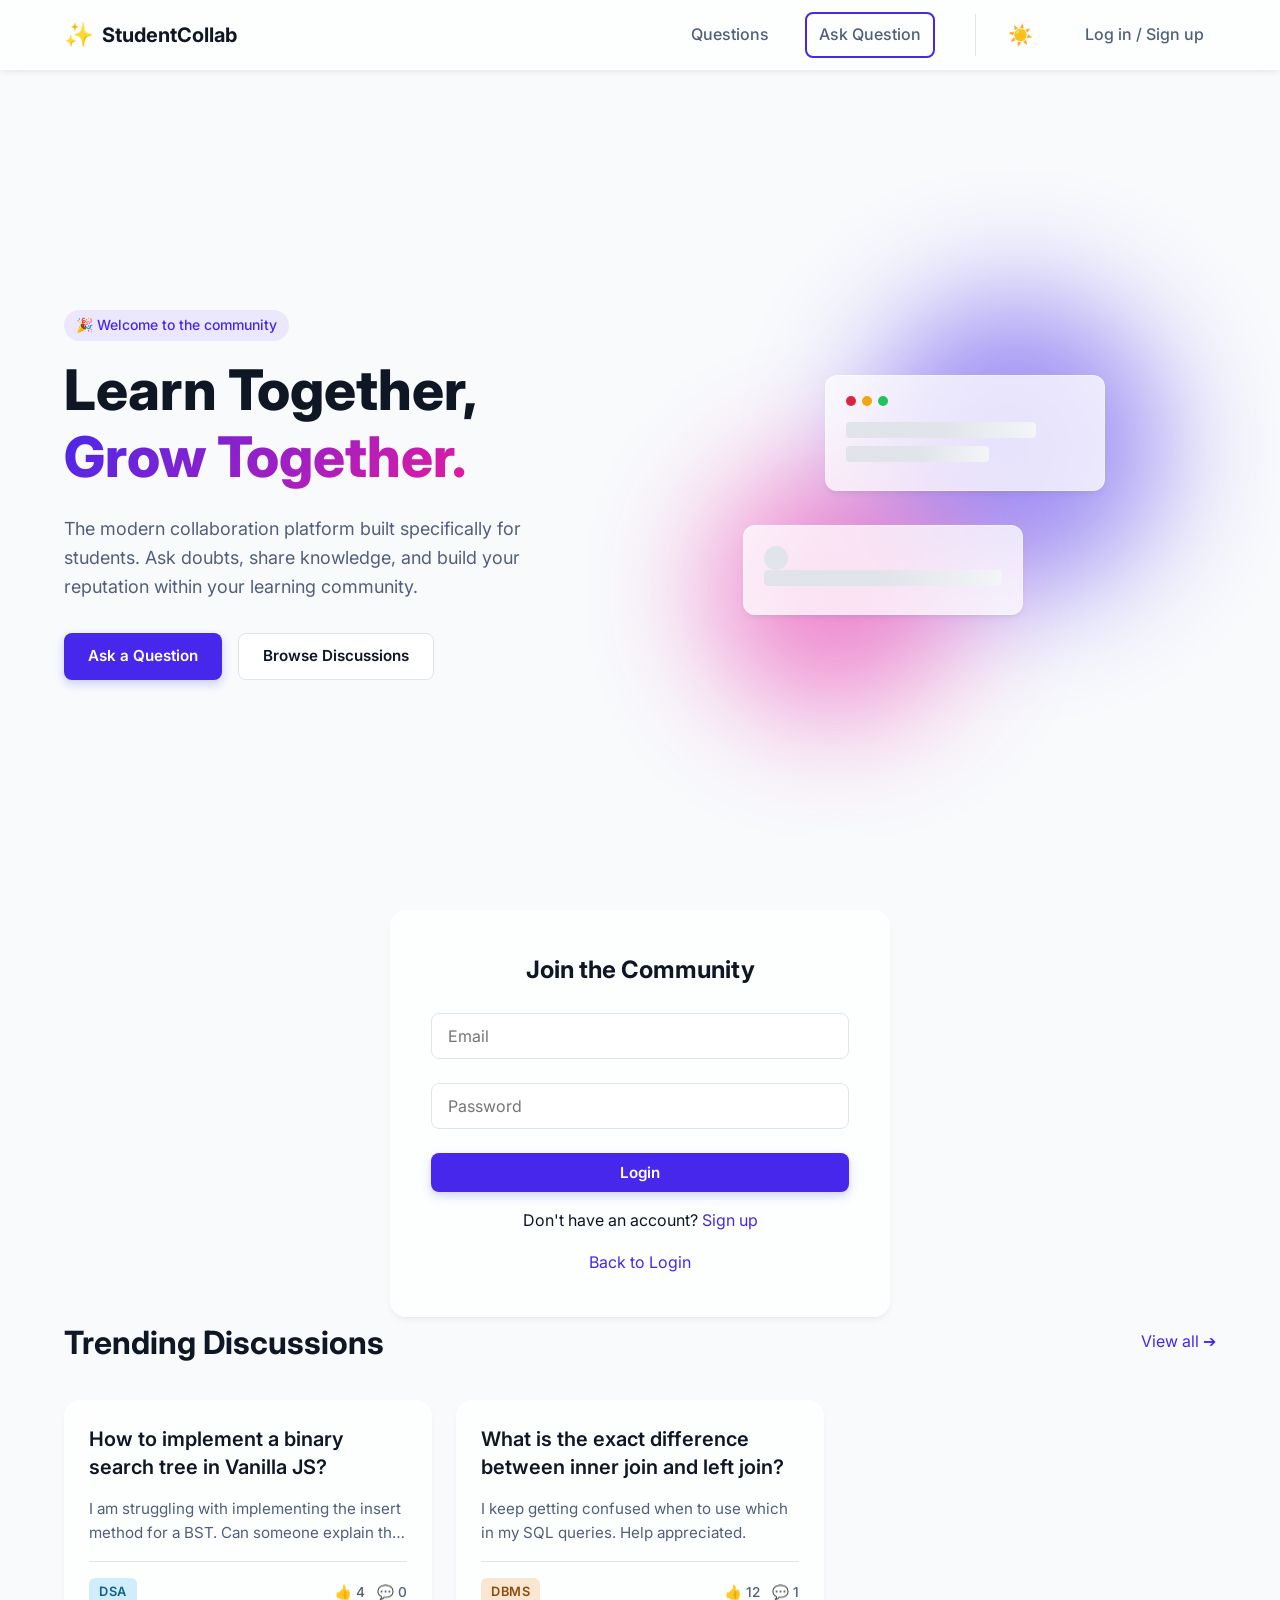
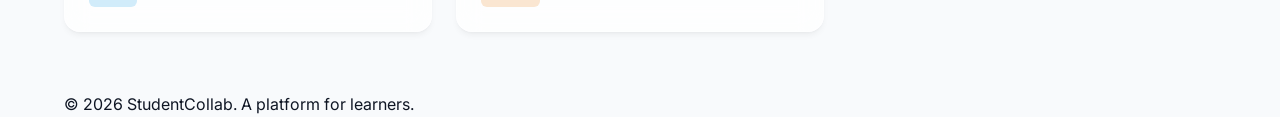
<file: index.html>
<!DOCTYPE html>
<html lang="en" data-theme="light">

<head>
    <meta charset="UTF-8">
    <meta name="viewport" content="width=device-width, initial-scale=1.0">
    <title>StudentCollab - Learn Together, Grow Together</title>
    <meta name="description"
        content="A student collaboration platform to ask questions, help others, and build a learning community.">
    <link href="https://fonts.googleapis.com/css2?family=Inter:wght@300;400;500;600;700&display=swap" rel="stylesheet">
    <link rel="stylesheet" href="styles.css">
</head>

<body>
    <nav class="navbar glass">
        <div class="nav-content container">
            <a href="index.html" class="logo">
                <span class="logo-icon">✨</span>
                StudentCollab
            </a>
            <div class="nav-links">
                <a href="questions.html" class="nav-link">Questions</a>
                <a href="ask.html" class="nav-link btn-primary-outline">Ask Question</a>

                <div class="user-stats">
                    <span class="rep-badge">
                        <span class="rep-icon">🏆</span>
                        <span id="nav-rep-score">0</span>
                    </span>
                    <button class="theme-toggle" id="theme-toggle" aria-label="Toggle dark mode">
                        <span class="sun-icon">☀️</span>
                        <span class="moon-icon" style="display: none;">🌙</span>
                    </button>
                    <div class="avatar">S</div>
                </div>
            </div>
            <button class="mobile-menu-btn" aria-label="Menu" id="mobile-menu-btn">
                <span></span>
                <span></span>
                <span></span>
            </button>
        </div>
    </nav>

    <main>
        <section class="hero container">
            <div class="hero-content">
                <div class="badge">🎉 Welcome to the community</div>
                <h1 class="hero-title">
                    Learn Together,<br>
                    <span class="gradient-text">Grow Together.</span>
                </h1>
                <p class="hero-subtitle">
                    The modern collaboration platform built specifically for students. Ask doubts, share knowledge, and
                    build your reputation within your learning community.
                </p>
                <div class="hero-actions">
                    <a href="ask.html" class="btn btn-primary">Ask a Question</a>
                    <a href="questions.html" class="btn btn-secondary">Browse Discussions</a>
                </div>
            </div>
            <div class="hero-graphic">
                <div class="floating-cards">
                    <div class="float-card card-1 glass">
                        <div class="float-header">
                            <span class="dot red"></span><span class="dot yellow"></span><span class="dot green"></span>
                        </div>
                        <div class="float-body">
                            <div class="skeleton-line w-80"></div>
                            <div class="skeleton-line w-60"></div>
                        </div>
                    </div>
                    <div class="float-card card-2 glass">
                        <div class="float-body skeleton-flex">
                            <div class="avatar-sm"></div>
                            <div class="skeleton-line flex-grow"></div>
                        </div>
                    </div>
                </div>
                <div class="blob blob-1"></div>
                <div class="blob blob-2"></div>
            </div>
        </section>

        <!-- Login Section -->
        <section class="login-section container" id="login-section" style="display: none;">
            <div class="glass"
                style="padding: 40px; max-width: 500px; margin: 0 auto; border-radius: var(--radius-lg);">
                <h2 style="text-align: center; margin-bottom: 24px;">Join the Community</h2>
                <form id="home-login-form">
                    <div class="form-group">
                        <input type="email" id="home-login-email" class="form-control" placeholder="Email" required>
                    </div>
                    <div class="form-group">
                        <input type="password" id="home-login-password" class="form-control" placeholder="Password" required>
                    </div>
                    <button type="submit" class="btn btn-primary" style="width: 100%;">Login</button>
                </form>
                <p style="text-align: center; margin: 16px 0;">Don't have an account? <a href="#"
                        id="home-show-signup">Sign up</a></p>
                <form id="home-signup-form" style="display: none;">
                    <div class="form-group">
                        <input type="text" id="home-signup-name" class="form-control" placeholder="Name" required>
                    </div>
                    <div class="form-group">
                        <input type="email" id="home-signup-email" class="form-control" placeholder="Email" required>
                    </div>
                    <div class="form-group">
                        <input type="password" id="home-signup-password" class="form-control" placeholder="Password" required>
                    </div>
                    <button type="submit" class="btn btn-primary" style="width: 100%;">Sign Up</button>
                </form>
                <p style="text-align: center;"><a href="#" id="home-show-login">Back to Login</a></p>
            </div>
        </section>

        <!-- Featured Questions -->
        <section class="featured-section container">
            <div class="section-header">
                <h2>Trending Discussions</h2>
                <a href="questions.html" class="view-all">View all ➔</a>
            </div>

            <div class="questions-grid" id="featured-questions-container">
                <!-- Questions injected by JS -->
                <!-- Example Skeleton loaders while fetching -->
                <div class="question-card glass skeleton-wrapper">
                    <div class="skeleton-line w-100 skeleton-title"></div>
                    <div class="skeleton-line w-90"></div>
                    <div class="skeleton-line w-70"></div>
                    <div class="card-footer mt-auto">
                        <div class="skeleton-tag"></div>
                        <div class="skeleton-metrics"></div>
                    </div>
                </div>
                <div class="question-card glass skeleton-wrapper">
                    <div class="skeleton-line w-100 skeleton-title"></div>
                    <div class="skeleton-line w-80"></div>
                    <div class="skeleton-line w-80"></div>
                    <div class="card-footer mt-auto">
                        <div class="skeleton-tag"></div>
                        <div class="skeleton-metrics"></div>
                    </div>
                </div>
            </div>
        </section>
    </main>

    <footer>
        <div class="container footer-content">
            <p>&copy; 2026 StudentCollab. A platform for learners.</p>
        </div>
    </footer>

    <!-- Toast Notifications Container -->
    <div id="toast-container" class="toast-container"></div>

    <script src="script.js"></script>
    <script>
        // Page specific initialization
        document.addEventListener('DOMContentLoaded', () => {
            app.initHomePage();
        });
    </script>
</body>

</html>
</file>
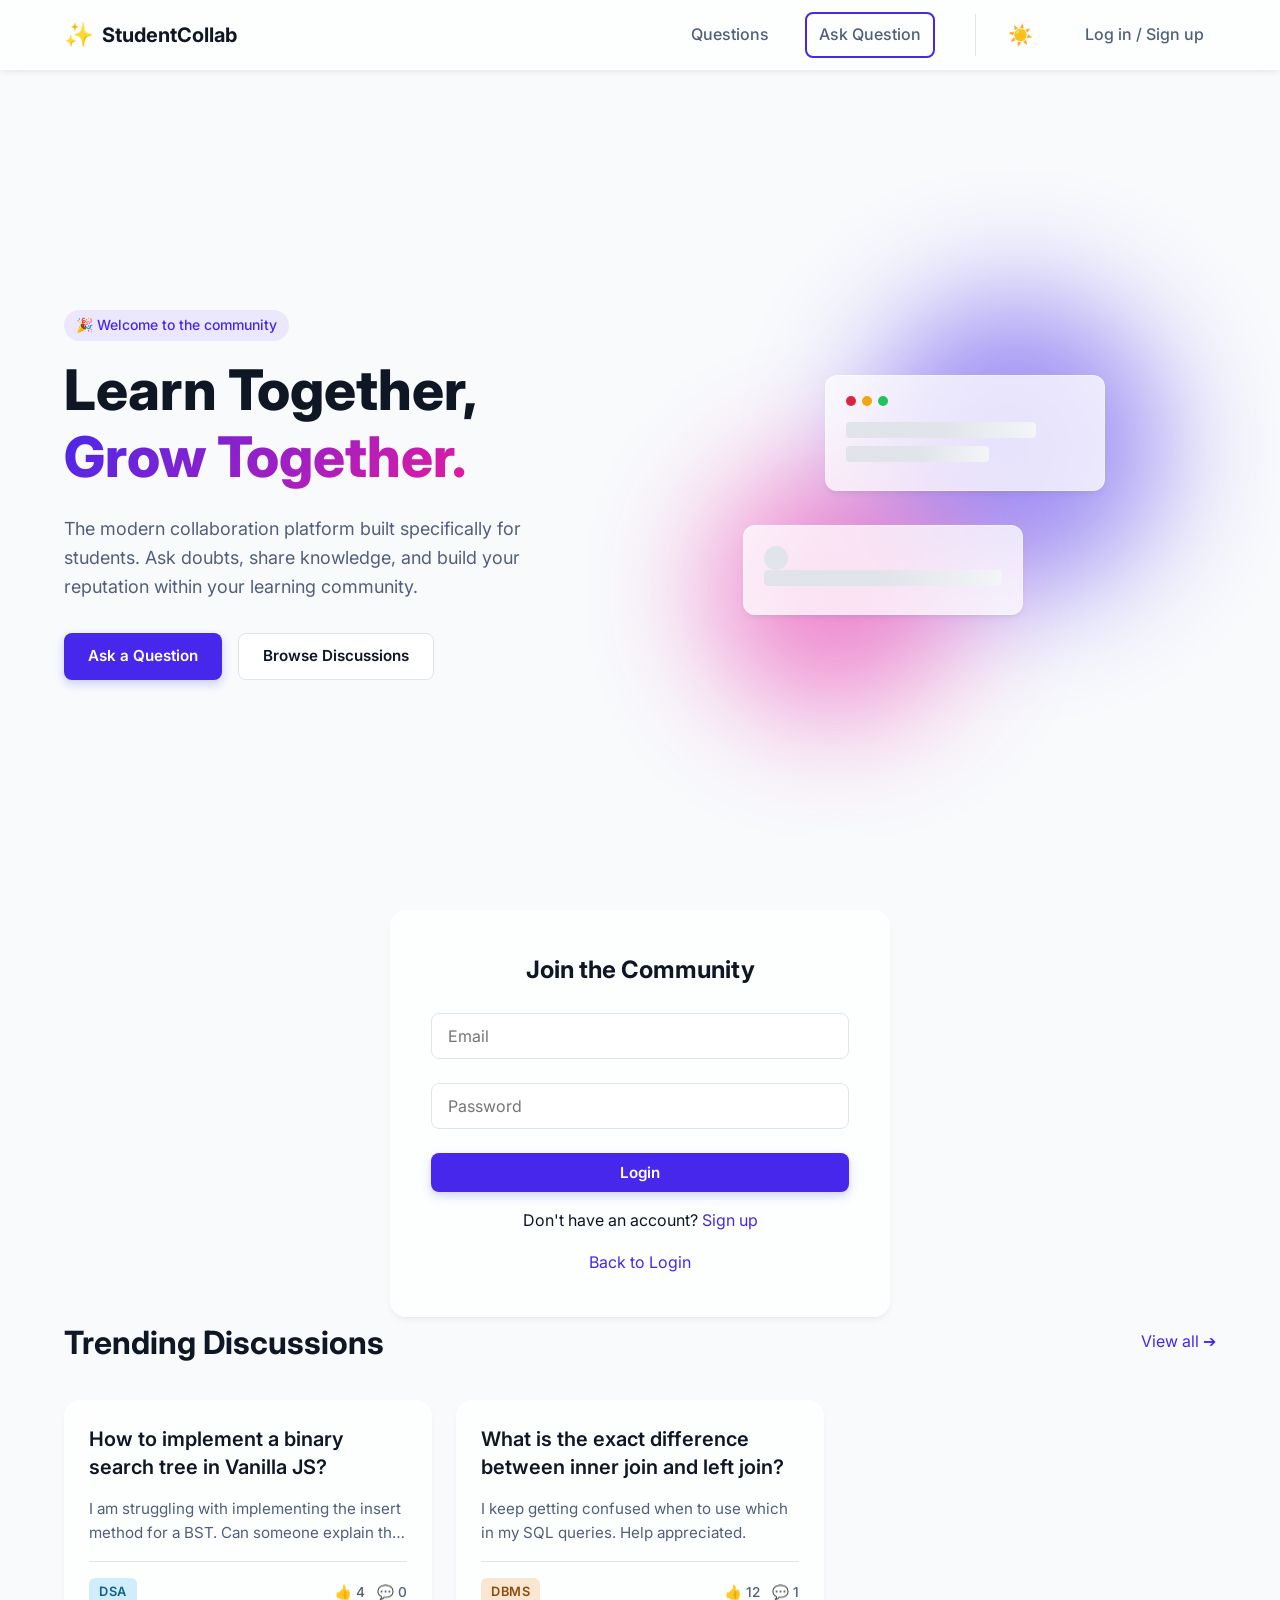
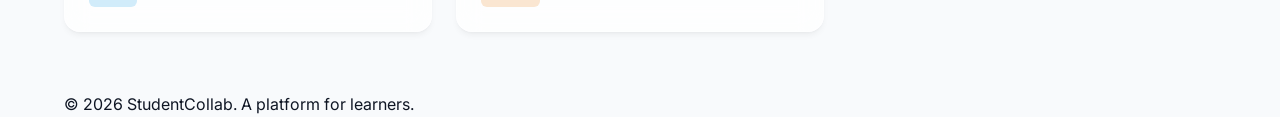
<file: ask.html>
<!DOCTYPE html>
<html lang="en" data-theme="light">
<head>
    <meta charset="UTF-8">
    <meta name="viewport" content="width=device-width, initial-scale=1.0">
    <title>Ask a Question - StudentCollab</title>
    <link href="https://fonts.googleapis.com/css2?family=Inter:wght@300;400;500;600;700&display=swap" rel="stylesheet">
    <link rel="stylesheet" href="styles.css">
</head>
<body>
    <nav class="navbar glass">
        <div class="nav-content container">
            <a href="index.html" class="logo">
                <span class="logo-icon">✨</span>
                StudentCollab
            </a>
            <div class="nav-links">
                <a href="questions.html" class="nav-link">Questions</a>
                <a href="ask.html" class="nav-link btn-primary-outline">Ask Question</a>
                
                <div class="user-stats">
                    <span class="rep-badge" title="Your Reputation Points">
                        <span class="rep-icon">🏆</span>
                        <span id="nav-rep-score">0</span>
                    </span>
                    <button class="theme-toggle" id="theme-toggle" aria-label="Toggle dark mode">
                        <span class="sun-icon">☀️</span>
                        <span class="moon-icon" style="display: none;">🌙</span>
                    </button>
                    <div class="avatar">S</div>
                </div>
            </div>
            <button class="mobile-menu-btn" aria-label="Menu" id="mobile-menu-btn">
                <span></span>
                <span></span>
                <span></span>
            </button>
        </div>
    </nav>

    <main class="page-container" style="max-width: 700px;">
        <div class="glass" style="padding: 40px; border-radius: var(--radius-lg);">
            <div style="margin-bottom: 24px;">
                <div class="badge">Earn +5 Rep</div>
                <h1 style="font-size: 2.25rem; font-weight: 700; color: var(--text-main); line-height: 1.2; margin-bottom: 8px;">Ask a Question</h1>
                <p style="color: var(--text-muted);">Provide a clear title, select the appropriate topic, and describe your doubt in detail to get the best help from the community.</p>
            </div>
            
            <form id="ask-form">
                <div class="form-group">
                    <label class="form-label" for="q-title">Title</label>
                    <input type="text" id="q-title" class="form-control" required placeholder="e.g. How to reverse a linked list in O(n) time?" minlength="10" maxlength="150">
                    <small style="color: var(--text-muted); font-size: 0.8rem; margin-top: 6px; display: block;">Be specific and imagine you're asking a question to another person.</small>
                </div>
                
                <div class="form-group">
                    <label class="form-label" for="q-topic">Topic</label>
                    <select id="q-topic" class="form-control" required>
                        <option value="" disabled selected>Select a topic...</option>
                        <option value="dsa">Data Structures & Algorithms (DSA)</option>
                        <option value="dbms">Database Management (DBMS)</option>
                        <option value="os">Operating Systems (OS)</option>
                        <option value="math">Mathematics</option>
                        <option value="general">General / Other</option>
                    </select>
                </div>
                
                <div class="form-group">
                    <label class="form-label" for="q-body">Details</label>
                    <textarea id="q-body" class="form-control" required placeholder="Include all the information someone would need to answer your question...
                    
- What have you tried so far?
- Any specific error messages?
- What is your expected output?"></textarea>
                </div>
                
                <button type="submit" class="btn btn-primary" style="width: 100%; padding: 14px; font-size: 1.05rem;">Post Your Question</button>
            </form>
        </div>
    </main>

    <footer>
        <div class="container footer-content">
            <p>&copy; 2026 StudentCollab. A platform for learners.</p>
        </div>
    </footer>

    <!-- Toast Notifications Container -->
    <div id="toast-container" class="toast-container"></div>

    <script src="script.js"></script>
    <script>
        document.addEventListener('DOMContentLoaded', () => {
            app.initAskPage();
        });
    </script>
</body>
</html>
</file>
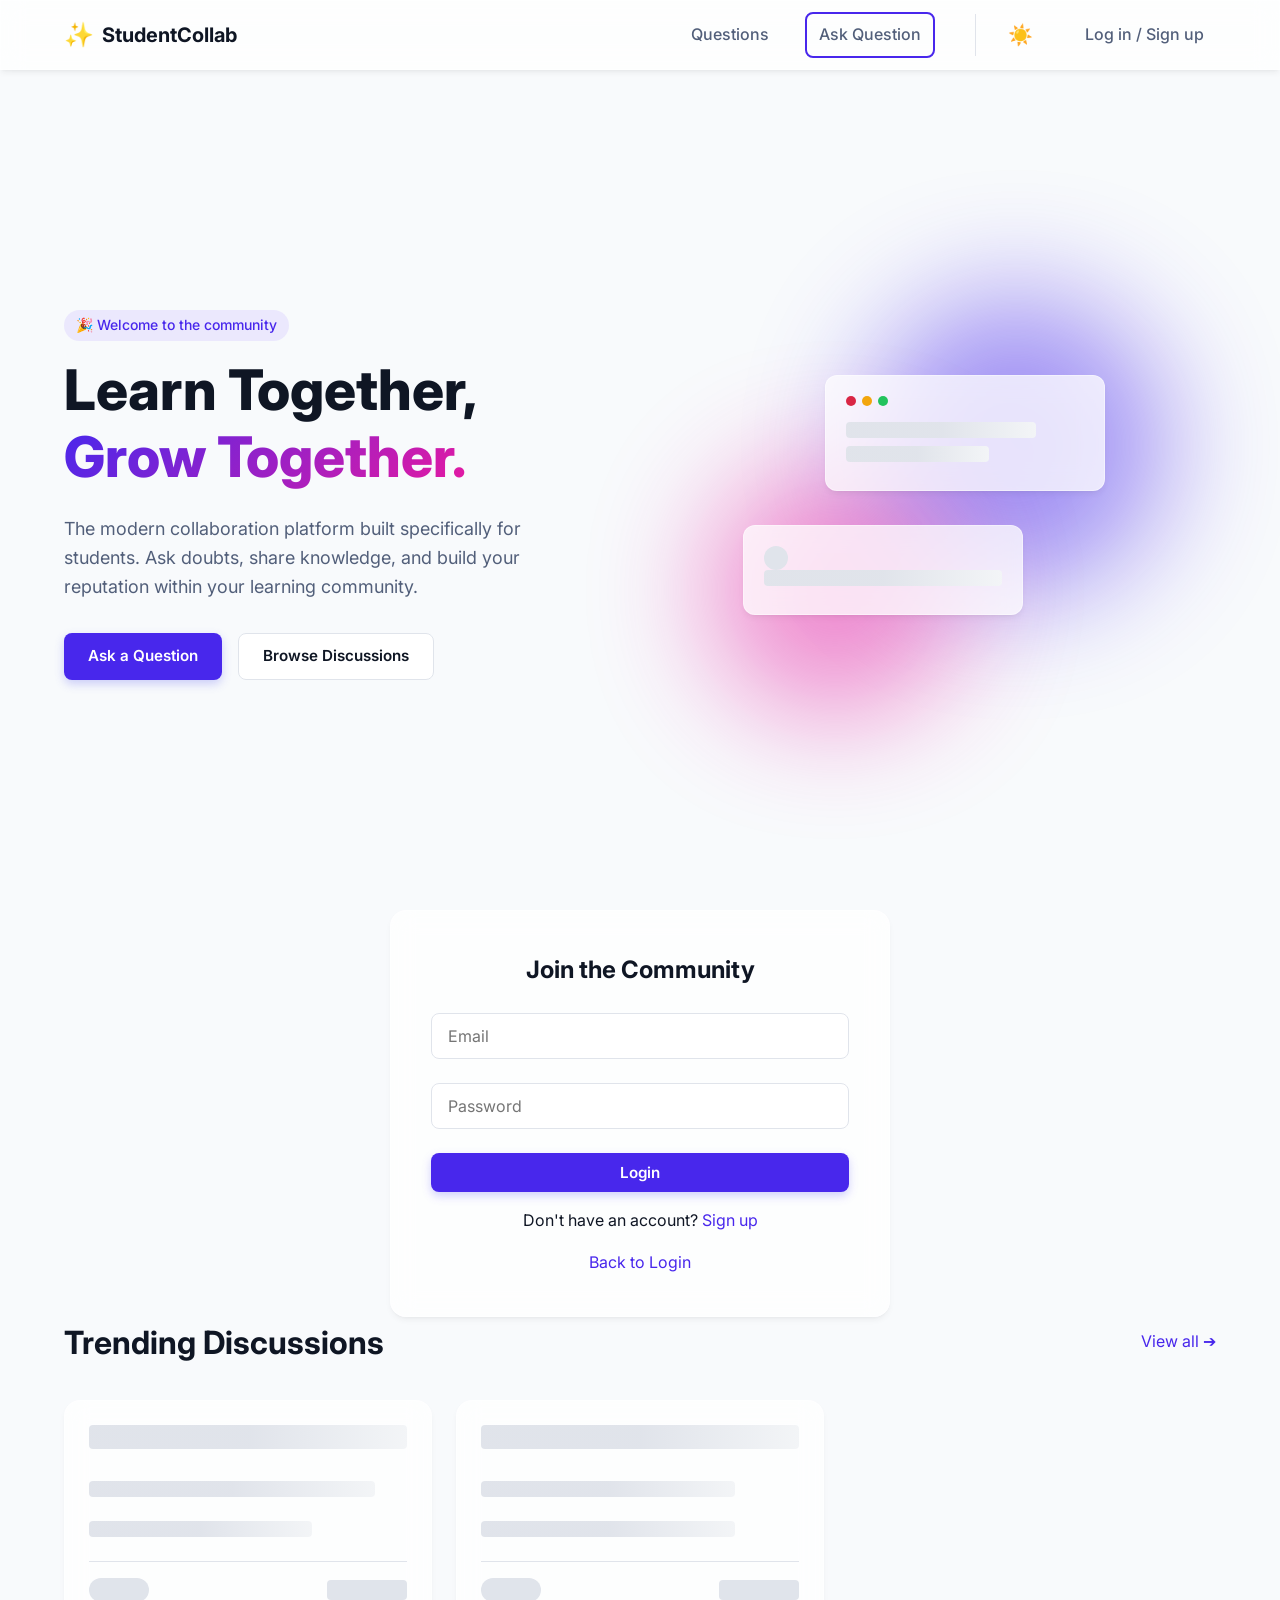
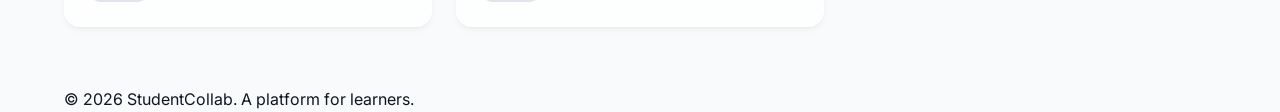
<file: question.html>
<!DOCTYPE html>
<html lang="en" data-theme="light">

<head>
    <meta charset="UTF-8">
    <meta name="viewport" content="width=device-width, initial-scale=1.0">
    <title>Question Details - StudentCollab</title>
    <link href="https://fonts.googleapis.com/css2?family=Inter:wght@300;400;500;600;700&display=swap" rel="stylesheet">
    <link rel="stylesheet" href="styles.css">
</head>

<body>
    <nav class="navbar glass">
        <div class="nav-content container">
            <a href="index.html" class="logo">
                <span class="logo-icon">✨</span>
                StudentCollab
            </a>
            <div class="nav-links">
                <a href="questions.html" class="nav-link">Questions</a>
                <a href="ask.html" class="nav-link btn-primary-outline">Ask Question</a>

                <div class="user-stats">
                    <span class="rep-badge">
                        <span class="rep-icon">🏆</span>
                        <span id="nav-rep-score">0</span>
                    </span>
                    <button class="theme-toggle" id="theme-toggle" aria-label="Toggle dark mode">
                        <span class="sun-icon">Light Mode</span>
                        <span class="moon-icon" style="display: none;">Dark Mode</span>
                    </button>
                    <div class="avatar">S</div>
                </div>
            </div>
            <button class="mobile-menu-btn" aria-label="Menu" id="mobile-menu-btn">
                <span></span>
                <span></span>
                <span></span>
            </button>
        </div>
    </nav>

    <main class="page-container" style="max-width: 900px; padding: 0 24px;">
        <div id="question-detail-container" class="glass" style="padding: 40px; border-radius: var(--radius-lg);">
            <div class="skeleton-wrapper">
                <div class="skeleton-line skeleton-title" style="height: 36px;"></div>
                <div class="skeleton-line w-80 skeleton-title" style="height: 36px; margin-bottom: 24px;"></div>

                <div style="display: flex; gap: 16px; margin-bottom: 40px;">
                    <div class="skeleton-tag"></div>
                    <div class="skeleton-tag"></div>
                    <div class="skeleton-tag"></div>
                </div>

                <div class="skeleton-line w-100"></div>
                <div class="skeleton-line w-100"></div>
                <div class="skeleton-line w-90"></div>
                <div class="skeleton-line w-80"></div>
                <div class="skeleton-line w-100 mt-auto" style="margin-top: 24px;"></div>
            </div>
        </div>
    </main>

    <footer style="margin-top: 80px;">
        <div class="container footer-content">
            <p>&copy; 2026 StudentCollab. A platform for learners.</p>
        </div>
    </footer>

    <div id="toast-container" class="toast-container"></div>

    <script src="script.js"></script>
    <script>
        document.addEventListener('DOMContentLoaded', () => {
            setTimeout(() => {
                app.initQuestionDetailPage();
            }, 600);
        });
    </script>
</body>

</html>
</file>
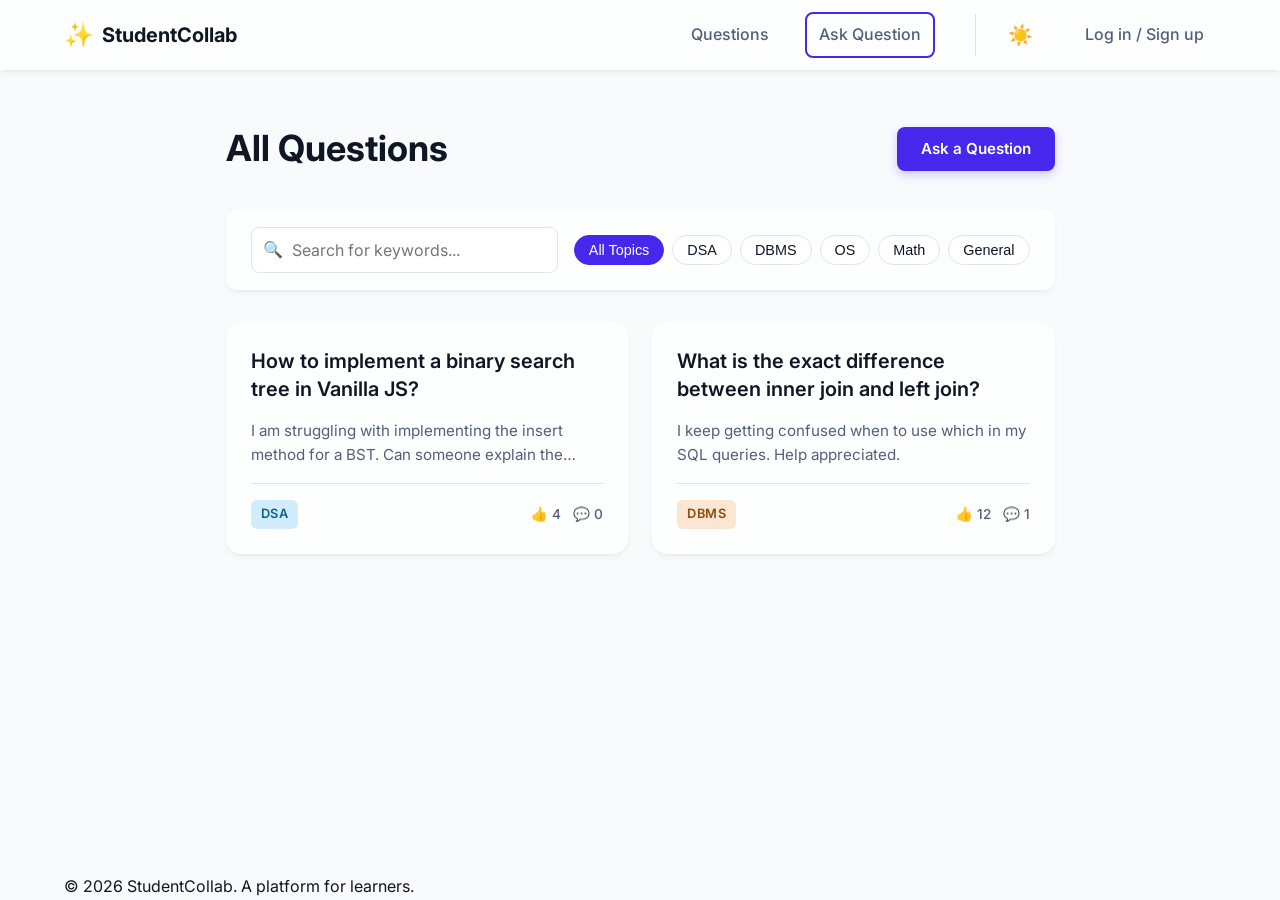
<file: questions.html>
<!DOCTYPE html>
<html lang="en" data-theme="light">
<head>
    <meta charset="UTF-8">
    <meta name="viewport" content="width=device-width, initial-scale=1.0">
    <title>Browse Questions - StudentCollab</title>
    <link href="https://fonts.googleapis.com/css2?family=Inter:wght@300;400;500;600;700&display=swap" rel="stylesheet">
    <link rel="stylesheet" href="styles.css">
    <style>
        .page-header {
            display: flex;
            align-items: center;
            justify-content: space-between;
            margin-bottom: 32px;
        }
    </style>
</head>
<body>
    <nav class="navbar glass">
        <div class="nav-content container">
            <a href="index.html" class="logo">
                <span class="logo-icon">✨</span>
                StudentCollab
            </a>
            <div class="nav-links">
                <a href="questions.html" class="nav-link">Questions</a>
                <a href="ask.html" class="nav-link btn-primary-outline">Ask Question</a>
                
                <div class="user-stats">
                    <span class="rep-badge">
                        <span class="rep-icon">🏆</span>
                        <span id="nav-rep-score">0</span>
                    </span>
                    <button class="theme-toggle" id="theme-toggle" aria-label="Toggle dark mode">
                        <span class="sun-icon">☀️</span>
                        <span class="moon-icon" style="display: none;">🌙</span>
                    </button>
                    <div class="avatar">S</div>
                </div>
            </div>
            <button class="mobile-menu-btn" aria-label="Menu" id="mobile-menu-btn">
                <span></span>
                <span></span>
                <span></span>
            </button>
        </div>
    </nav>

    <main class="page-container" style="max-width: var(--max-width);">
        <div class="page-header">
            <h1 style="font-size: 2.25rem;">All Questions</h1>
            <a href="ask.html" class="btn btn-primary">Ask a Question</a>
        </div>
        
        <div class="filters-bar glass" style="padding: 16px 24px; border-radius: var(--radius-md);">
            <div class="search-wrapper">
                <span class="search-icon">🔍</span>
                <input type="text" id="search-input" class="form-control search-input" placeholder="Search for keywords...">
            </div>
            <div class="topic-filters">
                <button class="filter-btn active" data-topic="all">All Topics</button>
                <button class="filter-btn" data-topic="dsa">DSA</button>
                <button class="filter-btn" data-topic="dbms">DBMS</button>
                <button class="filter-btn" data-topic="os">OS</button>
                <button class="filter-btn" data-topic="math">Math</button>
                <button class="filter-btn" data-topic="general">General</button>
            </div>
        </div>

        <div class="questions-grid" id="all-questions-container">
            <!-- Simulated Skeleton Loaders -->
            <div class="question-card glass skeleton-wrapper">
                <div class="skeleton-line w-100 skeleton-title"></div>
                <div class="skeleton-line w-90"></div>
                <div class="skeleton-line w-70"></div>
                <div class="card-footer mt-auto">
                    <div class="skeleton-tag"></div>
                    <div class="skeleton-metrics"></div>
                </div>
            </div>
            <div class="question-card glass skeleton-wrapper">
                <div class="skeleton-line w-100 skeleton-title"></div>
                <div class="skeleton-line w-80"></div>
                <div class="skeleton-line w-80"></div>
                <div class="card-footer mt-auto">
                    <div class="skeleton-tag"></div>
                    <div class="skeleton-metrics"></div>
                </div>
            </div>
            <div class="question-card glass skeleton-wrapper">
                <div class="skeleton-line w-100 skeleton-title"></div>
                <div class="skeleton-line w-80"></div>
                <div class="skeleton-line w-80"></div>
                <div class="card-footer mt-auto">
                    <div class="skeleton-tag"></div>
                    <div class="skeleton-metrics"></div>
                </div>
            </div>
        </div>
    </main>

    <footer>
        <div class="container footer-content">
            <p>&copy; 2026 StudentCollab. A platform for learners.</p>
        </div>
    </footer>

    <!-- Toast Notifications Container -->
    <div id="toast-container" class="toast-container"></div>

    <script src="script.js"></script>
    <script>
        document.addEventListener('DOMContentLoaded', () => {
            app.initQuestionsPage();
        });
    </script>
</body>
</html>
</file>
<file: styles.css>
:root {
    --primary: hsl(250, 84%, 54%);
    --primary-hover: hsl(250, 84%, 48%);
    --primary-light: hsl(250, 84%, 95%);
    --secondary: hsl(320, 80%, 50%);

    --bg-main: hsl(210, 40%, 98%);
    --bg-surface: hsl(0, 0%, 100%);
    --bg-surface-hover: hsl(210, 20%, 96%);

    --text-main: hsl(220, 40%, 10%);
    --text-muted: hsl(220, 20%, 40%);
    --text-inverse: hsl(0, 0%, 100%);

    --border-color: hsl(220, 20%, 90%);
    --border-focus: hsl(250, 84%, 70%);

    --success: hsl(142, 70%, 45%);
    --danger: hsl(350, 70%, 50%);
    --warning: hsl(40, 90%, 50%);

    --tag-dsa: hsl(200, 80%, 90%);
    --tag-dsa-text: hsl(200, 80%, 30%);
    --tag-dbms: hsl(30, 80%, 90%);
    --tag-dbms-text: hsl(30, 80%, 30%);
    --tag-os: hsl(150, 80%, 90%);
    --tag-os-text: hsl(150, 80%, 30%);
    --tag-math: hsl(280, 80%, 90%);
    --tag-math-text: hsl(280, 80%, 30%);
    --tag-general: hsl(0, 0%, 90%);
    --tag-general-text: hsl(0, 0%, 30%);

    --glass-bg: rgba(255, 255, 255, 0.75);
    --glass-border: rgba(255, 255, 255, 0.4);

    --shadow-sm: 0 4px 6px -1px rgb(0 0 0 / 0.05), 0 2px 4px -2px rgb(0 0 0 / 0.05);
    --shadow-md: 0 10px 15px -3px rgb(0 0 0 / 0.08), 0 4px 6px -4px rgb(0 0 0 / 0.08);
    --shadow-lg: 0 20px 25px -5px rgb(0 0 0 / 0.1), 0 8px 10px -6px rgb(0 0 0 / 0.1);

    --font-main: 'Inter', -apple-system, sans-serif;
    --radius-lg: 16px;
    --radius-md: 12px;
    --radius-sm: 8px;

    --max-width: 1200px;
    --transition-fast: 0.2s ease;
    --transition-normal: 0.3s ease;
}

[data-theme="dark"] {
    --bg-main: hsl(220, 30%, 6%);
    --bg-surface: hsl(220, 25%, 11%);
    --bg-surface-hover: hsl(220, 25%, 15%);

    --text-main: hsl(210, 30%, 96%);
    --text-muted: hsl(220, 15%, 65%);

    --border-color: hsl(220, 25%, 18%);
    --primary-light: hsl(250, 50%, 15%);

    --glass-bg: rgba(20, 25, 35, 0.75);
    --glass-border: rgba(255, 255, 255, 0.08);

    /* Dark Tags */
    --tag-dsa: hsl(200, 50%, 20%);
    --tag-dsa-text: hsl(200, 80%, 80%);
    --tag-dbms: hsl(30, 50%, 20%);
    --tag-dbms-text: hsl(30, 80%, 80%);
    --tag-os: hsl(150, 50%, 20%);
    --tag-os-text: hsl(150, 80%, 80%);
    --tag-math: hsl(280, 50%, 20%);
    --tag-math-text: hsl(280, 80%, 80%);
    --tag-general: hsl(0, 0%, 20%);
    --tag-general-text: hsl(0, 0%, 80%);
}

/* ==========================================
 * Reset & Base
 * ========================================== */
* {
    margin: 0;
    padding: 0;
    box-sizing: border-box;
}

body {
    font-family: var(--font-main);
    background-color: var(--bg-main);
    color: var(--text-main);
    line-height: 1.6;
    transition: background-color var(--transition-normal), color var(--transition-normal);
    min-height: 100vh;
    display: flex;
    flex-direction: column;
}

main {
    flex: 1;
    padding-top: 80px;
    /* Account for sticky nav */
}

a {
    color: var(--primary);
    text-decoration: none;
    transition: color var(--transition-fast);
}

a:hover {
    color: var(--primary-hover);
}

ul {
    list-style: none;
}

/* ==========================================
 * Layout Utilities
 * ========================================== */
.container {
    width: 100%;
    max-width: var(--max-width);
    margin: 0 auto;
    padding: 0 24px;
}

/* ==========================================
 * Typography & Enhancements
 * ========================================== */
.gradient-text {
    background: linear-gradient(135deg, var(--primary), var(--secondary));
    -webkit-background-clip: text;
    -webkit-text-fill-color: transparent;
    background-clip: text;
}

.badge {
    display: inline-block;
    padding: 4px 12px;
    background-color: var(--primary-light);
    color: var(--primary);
    border-radius: 999px;
    font-size: 0.875rem;
    font-weight: 500;
    margin-bottom: 16px;
}

/* ==========================================
 * Components (Glass, Cards, Buttons)
 * ========================================== */
.glass {
    background: var(--glass-bg);
    backdrop-filter: blur(12px);
    -webkit-backdrop-filter: blur(12px);
    border: 1px solid var(--glass-border);
    box-shadow: var(--shadow-sm);
}

.btn {
    display: inline-flex;
    align-items: center;
    justify-content: center;
    padding: 10px 24px;
    border-radius: var(--radius-sm);
    font-weight: 600;
    font-family: inherit;
    cursor: pointer;
    transition: all var(--transition-fast);
    border: none;
    font-size: 0.95rem;
}

.btn-primary {
    background-color: var(--primary);
    color: var(--text-inverse);
    box-shadow: 0 4px 10px rgba(99, 102, 241, 0.3);
}

.btn-primary:hover {
    background-color: var(--primary-hover);
    transform: translateY(-2px);
    box-shadow: 0 6px 15px rgba(99, 102, 241, 0.4);
    color: var(--text-inverse);
}

.btn-primary-outline {
    background-color: transparent;
    color: var(--primary);
    border: 2px solid var(--primary);
}

.btn-primary-outline:hover {
    background-color: var(--primary);
    color: var(--text-inverse);
}

.btn-secondary {
    background-color: var(--bg-surface);
    color: var(--text-main);
    border: 1px solid var(--border-color);
}

.btn-secondary:hover {
    background-color: var(--bg-surface-hover);
    transform: translateY(-2px);
    border-color: var(--primary);
}

.btn-icon-small {
    padding: 6px;
    background: transparent;
    border: none;
    cursor: pointer;
    color: var(--text-muted);
    border-radius: var(--radius-sm);
    display: flex;
    align-items: center;
    justify-content: center;
    transition: all 0.2s;
}

.btn-icon-small:hover {
    background: var(--bg-surface-hover);
    color: var(--primary);
}

/* Topic Tags */
.topic-tag {
    display: inline-flex;
    align-items: center;
    padding: 4px 10px;
    border-radius: 6px;
    font-size: 0.8rem;
    font-weight: 600;
    text-transform: uppercase;
    letter-spacing: 0.5px;
}

.topic-dsa {
    background: var(--tag-dsa);
    color: var(--tag-dsa-text);
}

.topic-dbms {
    background: var(--tag-dbms);
    color: var(--tag-dbms-text);
}

.topic-os {
    background: var(--tag-os);
    color: var(--tag-os-text);
}

.topic-math {
    background: var(--tag-math);
    color: var(--tag-math-text);
}

.topic-general {
    background: var(--tag-general);
    color: var(--tag-general-text);
}

/* ==========================================
 * Navbar
 * ========================================== */
.navbar {
    position: fixed;
    top: 0;
    left: 0;
    width: 100%;
    z-index: 1000;
    height: 70px;
}

.nav-content {
    display: flex;
    align-items: center;
    justify-content: space-between;
    height: 100%;
}

.logo {
    display: flex;
    align-items: center;
    gap: 8px;
    font-size: 1.25rem;
    font-weight: 700;
    color: var(--text-main);
}

.logo:hover {
    color: var(--text-main);
}

.logo-icon {
    font-size: 1.5rem;
}

.nav-links {
    display: flex;
    align-items: center;
    gap: 24px;
}

.nav-link {
    color: var(--text-muted);
    font-weight: 500;
    padding: 8px 12px;
    border-radius: var(--radius-sm);
}

.nav-link:hover {
    color: var(--text-main);
    background-color: var(--bg-surface-hover);
}

.user-stats {
    display: flex;
    align-items: center;
    gap: 16px;
    margin-left: 16px;
    padding-left: 24px;
    border-left: 1px solid var(--border-color);
}

.rep-badge {
    display: flex;
    align-items: center;
    gap: 6px;
    background-color: var(--primary-light);
    color: var(--primary);
    padding: 6px 12px;
    border-radius: 20px;
    font-weight: 600;
    font-size: 0.9rem;
}

.theme-toggle {
    background: transparent;
    border: none;
    font-size: 1.25rem;
    cursor: pointer;
    line-height: 1;
    color: var(--text-main);
    padding: 8px;
    border-radius: 50%;
    transition: background-color var(--transition-fast);
}

.theme-toggle:hover {
    background-color: var(--bg-surface-hover);
}

.avatar {
    width: 36px;
    height: 36px;
    border-radius: 50%;
    background: linear-gradient(135deg, var(--primary), var(--secondary));
    color: white;
    display: flex;
    align-items: center;
    justify-content: center;
    font-weight: 700;
}

.avatar-sm {
    width: 24px;
    height: 24px;
    border-radius: 50%;
    background: var(--border-color);
}

.mobile-menu-btn {
    display: none;
    background: transparent;
    border: none;
    cursor: pointer;
    flex-direction: column;
    gap: 4px;
}

.mobile-menu-btn span {
    width: 24px;
    height: 2px;
    background-color: var(--text-main);
    border-radius: 2px;
}

/* ==========================================
 * Hero Section
 * ========================================== */
.hero {
    display: flex;
    align-items: center;
    justify-content: space-between;
    min-height: calc(100vh - 70px);
    padding-top: 40px;
    padding-bottom: 40px;
    gap: 40px;
}

.hero-content {
    flex: 1;
    max-width: 600px;
}

.hero-title {
    font-size: 3.5rem;
    line-height: 1.2;
    font-weight: 800;
    margin-bottom: 24px;
    color: var(--text-main);
}

.hero-subtitle {
    font-size: 1.125rem;
    color: var(--text-muted);
    margin-bottom: 32px;
    max-width: 500px;
}

.hero-actions {
    display: flex;
    gap: 16px;
}

.hero-graphic {
    flex: 1;
    position: relative;
    height: 400px;
    display: flex;
    align-items: center;
    justify-content: center;
}

.blob {
    position: absolute;
    border-radius: 50%;
    filter: blur(60px);
    z-index: -1;
    opacity: 0.5;
}

.blob-1 {
    width: 300px;
    height: 300px;
    background-color: var(--primary);
    top: 0;
    right: 50px;
    animation: float 8s ease-in-out infinite;
}

.blob-2 {
    width: 250px;
    height: 250px;
    background-color: var(--secondary);
    bottom: -20px;
    left: 50px;
    animation: float 10s ease-in-out infinite reverse;
}

.floating-cards {
    position: relative;
    width: 100%;
    height: 100%;
}

.float-card {
    position: absolute;
    padding: 20px;
    border-radius: var(--radius-md);
    width: 280px;
}

.card-1 {
    top: 20%;
    right: 20%;
    animation: float 6s ease-in-out infinite;
}

.card-2 {
    bottom: 20%;
    left: 15%;
    animation: float 7s ease-in-out infinite 1s;
}

.float-header {
    display: flex;
    gap: 6px;
    margin-bottom: 16px;
}

.dot {
    width: 10px;
    height: 10px;
    border-radius: 50%;
}

.dot.red {
    background-color: var(--danger);
}

.dot.yellow {
    background-color: var(--warning);
}

.dot.green {
    background-color: var(--success);
}

@keyframes float {
    0% {
        transform: translateY(0px);
    }

    50% {
        transform: translateY(-20px);
    }

    100% {
        transform: translateY(0px);
    }
}

/* ==========================================
 * Card & Grid System
 * ========================================== */
.section-header {
    display: flex;
    align-items: center;
    justify-content: space-between;
    margin-bottom: 32px;
}

.section-header h2 {
    font-size: 2rem;
    font-weight: 700;
}

.questions-grid {
    display: grid;
    grid-template-columns: repeat(auto-fill, minmax(340px, 1fr));
    gap: 24px;
    margin-bottom: 60px;
}

.question-card {
    padding: 24px;
    border-radius: var(--radius-lg);
    display: flex;
    flex-direction: column;
    gap: 16px;
    transition: transform var(--transition-normal), box-shadow var(--transition-normal);
    cursor: pointer;
    text-decoration: none;
    color: inherit;
}

.question-card:hover {
    transform: translateY(-4px);
    box-shadow: var(--shadow-lg);
}

.card-title {
    font-size: 1.25rem;
    font-weight: 600;
    line-height: 1.4;
    color: var(--text-main);
    display: -webkit-box;
    -webkit-line-clamp: 2;
    -webkit-box-orient: vertical;
    overflow: hidden;
}

.card-preview {
    font-size: 0.95rem;
    color: var(--text-muted);
    display: -webkit-box;
    -webkit-line-clamp: 2;
    -webkit-box-orient: vertical;
    overflow: hidden;
}

.card-footer {
    display: flex;
    align-items: center;
    justify-content: space-between;
    margin-top: auto;
    padding-top: 16px;
    border-top: 1px solid var(--border-color);
}

.card-metrics {
    display: flex;
    gap: 12px;
    color: var(--text-muted);
    font-size: 0.85rem;
    font-weight: 500;
}

.metric {
    display: flex;
    align-items: center;
    gap: 4px;
}


/* ==========================================
 * Forms & Inputs
 * ========================================== */
.form-group {
    margin-bottom: 24px;
}

.form-label {
    display: block;
    margin-bottom: 8px;
    font-weight: 600;
    color: var(--text-main);
}

.form-control {
    width: 100%;
    padding: 12px 16px;
    border-radius: var(--radius-sm);
    border: 1px solid var(--border-color);
    background-color: var(--bg-surface);
    color: var(--text-main);
    font-family: inherit;
    font-size: 1rem;
    transition: all var(--transition-fast);
}

.form-control:focus {
    outline: none;
    border-color: var(--primary);
    box-shadow: 0 0 0 3px var(--primary-light);
}

textarea.form-control {
    min-height: 150px;
    resize: vertical;
}

/* ==========================================
 * Layout Pages (Ask, Questions, Detail)
 * ========================================== */
.page-container {
    max-width: 800px;
    margin: 40px auto;
}

.filters-bar {
    display: flex;
    flex-wrap: wrap;
    gap: 16px;
    margin-bottom: 32px;
    align-items: center;
    justify-content: space-between;
}

.search-wrapper {
    position: relative;
    flex: 1;
    min-width: 250px;
}

.search-icon {
    position: absolute;
    left: 12px;
    top: 50%;
    transform: translateY(-50%);
    color: var(--text-muted);
}

.search-input {
    padding-left: 40px;
}

.topic-filters {
    display: flex;
    gap: 8px;
    flex-wrap: wrap;
}

.filter-btn {
    padding: 6px 14px;
    border-radius: 20px;
    background: var(--bg-surface);
    border: 1px solid var(--border-color);
    color: var(--text-main);
    cursor: pointer;
    font-size: 0.9rem;
    transition: all var(--transition-fast);
}

.filter-btn:hover,
.filter-btn.active {
    background: var(--primary);
    color: white;
    border-color: var(--primary);
}

/* Question Detail Page */
.q-detail-header {
    margin-bottom: 32px;
    padding-bottom: 24px;
    border-bottom: 1px solid var(--border-color);
}

.q-detail-title {
    font-size: 2.25rem;
    line-height: 1.3;
    margin-bottom: 16px;
}

.q-meta {
    display: flex;
    align-items: center;
    gap: 16px;
    color: var(--text-muted);
    font-size: 0.9rem;
}

.q-author {
    display: flex;
    align-items: center;
    gap: 8px;
    font-weight: 500;
    color: var(--text-main);
}

.q-body {
    font-size: 1.1rem;
    line-height: 1.7;
    margin-bottom: 40px;
    white-space: pre-wrap;
}

.answers-section {
    margin-top: 60px;
}

.answers-title {
    font-size: 1.5rem;
    margin-bottom: 24px;
    display: flex;
    align-items: center;
    gap: 8px;
}

.answer-card {
    display: flex;
    gap: 20px;
    padding: 24px;
    margin-bottom: 24px;
    border-radius: var(--radius-md);
}

.vote-controls {
    display: flex;
    flex-direction: column;
    align-items: center;
    gap: 8px;
}

.vote-btn {
    background: transparent;
    border: 1px solid var(--border-color);
    border-radius: 50%;
    width: 36px;
    height: 36px;
    display: flex;
    align-items: center;
    justify-content: center;
    cursor: pointer;
    color: var(--text-muted);
    transition: all var(--transition-fast);
}

.vote-btn:hover {
    background: var(--bg-surface-hover);
    color: var(--primary);
}

.vote-btn.downvote:hover {
    color: var(--danger);
}

.vote-btn.active.upvote {
    background: var(--primary-light);
    color: var(--primary);
    border-color: var(--primary);
}

.vote-btn.active.downvote {
    background: #ffebee;
    color: var(--danger);
    border-color: var(--danger);
}

[data-theme="dark"] .vote-btn.active.downvote {
    background: rgba(255, 0, 0, 0.1);
}



.vote-count {
    font-weight: 700;
    font-size: 1.1rem;
    color: var(--text-main);
}

.answer-content {
    flex: 1;
}

.answer-body {
    margin-bottom: 16px;
    line-height: 1.6;
    white-space: pre-wrap;
}

.answer-meta {
    display: flex;
    justify-content: flex-end;
}

.author-card {
    background: var(--bg-surface-hover);
    padding: 12px 16px;
    border-radius: var(--radius-sm);
    display: inline-block;
    font-size: 0.85rem;
}

.author-card span {
    color: var(--text-muted);
    display: block;
    margin-bottom: 4px;
}

.author-info {
    display: flex;
    align-items: center;
    gap: 8px;
}

/* ==========================================
 * Toast & Skeletons
 * ========================================== */
.toast-container {
    position: fixed;
    bottom: 24px;
    right: 24px;
    z-index: 10000;
    display: flex;
    flex-direction: column;
    gap: 12px;
}

.toast {
    background: var(--bg-surface);
    color: var(--text-main);
    padding: 16px 24px;
    border-radius: var(--radius-md);
    box-shadow: var(--shadow-lg);
    border-left: 4px solid var(--primary);
    display: flex;
    align-items: center;
    gap: 12px;
    transform: translateX(120%);
    transition: transform 0.3s cubic-bezier(0.175, 0.885, 0.32, 1.275);
}

.toast.show {
    transform: translateX(0);
}

.toast.success {
    border-color: var(--success);
}

.toast.error {
    border-color: var(--danger);
}

/* Skeleton Loading */
.skeleton-wrapper {
    pointer-events: none;
}

.skeleton-line {
    height: 16px;
    background: linear-gradient(90deg, var(--border-color) 25%, var(--bg-surface-hover) 50%, var(--border-color) 75%);
    background-size: 200% 100%;
    animation: shimmer 1.5s infinite;
    border-radius: 4px;
    margin-bottom: 8px;
}

.skeleton-title {
    height: 24px;
    margin-bottom: 16px;
}

.skeleton-tag {
    height: 24px;
    width: 60px;
    border-radius: 12px;
    background: var(--border-color);
}

.skeleton-metrics {
    height: 20px;
    width: 80px;
    background: var(--border-color);
    border-radius: 4px;
}

.w-100 {
    width: 100%;
}

.w-90 {
    width: 90%;
}

.w-80 {
    width: 80%;
}

.w-70 {
    width: 70%;
}

.w-60 {
    width: 60%;
}

.flex-grow {
    flex: 1;
}

.mt-auto {
    margin-top: auto;
}

@keyframes shimmer {
    0% {
        background-position: 200% 0;
    }

    100% {
        background-position: -200% 0;
    }
}

/* ==========================================
 * Responsive Design
 * ========================================== */
@media (max-width: 768px) {
    .nav-links {
        display: none;
        /* In a real app, implement mobile menu logic */
    }

    .mobile-menu-btn {
        display: flex;
    }

    .hero {
        flex-direction: column;
        text-align: center;
        padding-top: 20px;
    }

    .hero-title {
        font-size: 2.5rem;
    }

    .hero-subtitle {
        margin: 0 auto 32px auto;
    }

    .hero-actions {
        justify-content: center;
    }

    .hero-graphic {
        display: none;
        /* Hide complex graphic on small screens */
    }

    .q-detail-title {
        font-size: 1.75rem;
    }

    .answer-card {
        flex-direction: column;
        gap: 12px;
    }

    .vote-controls {
        flex-direction: row;
        justify-content: flex-start;
    }
}
</file>
